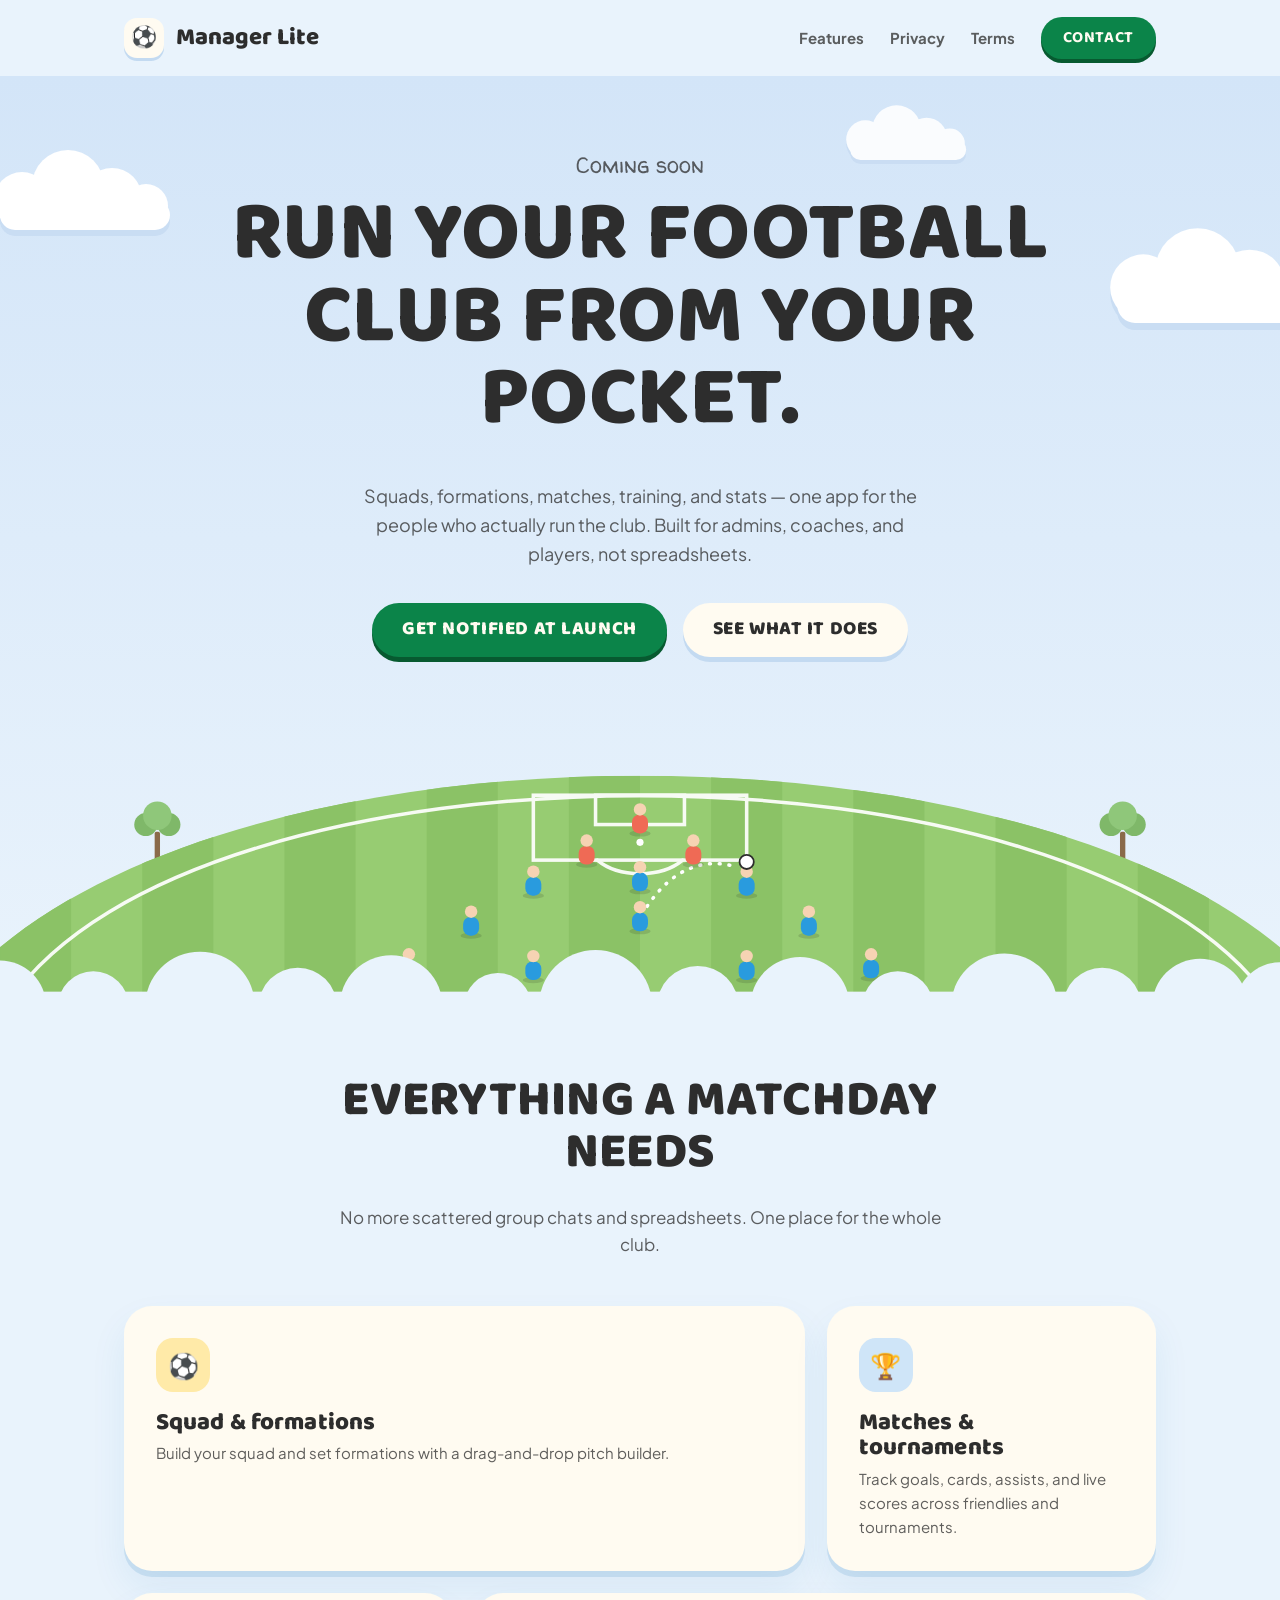
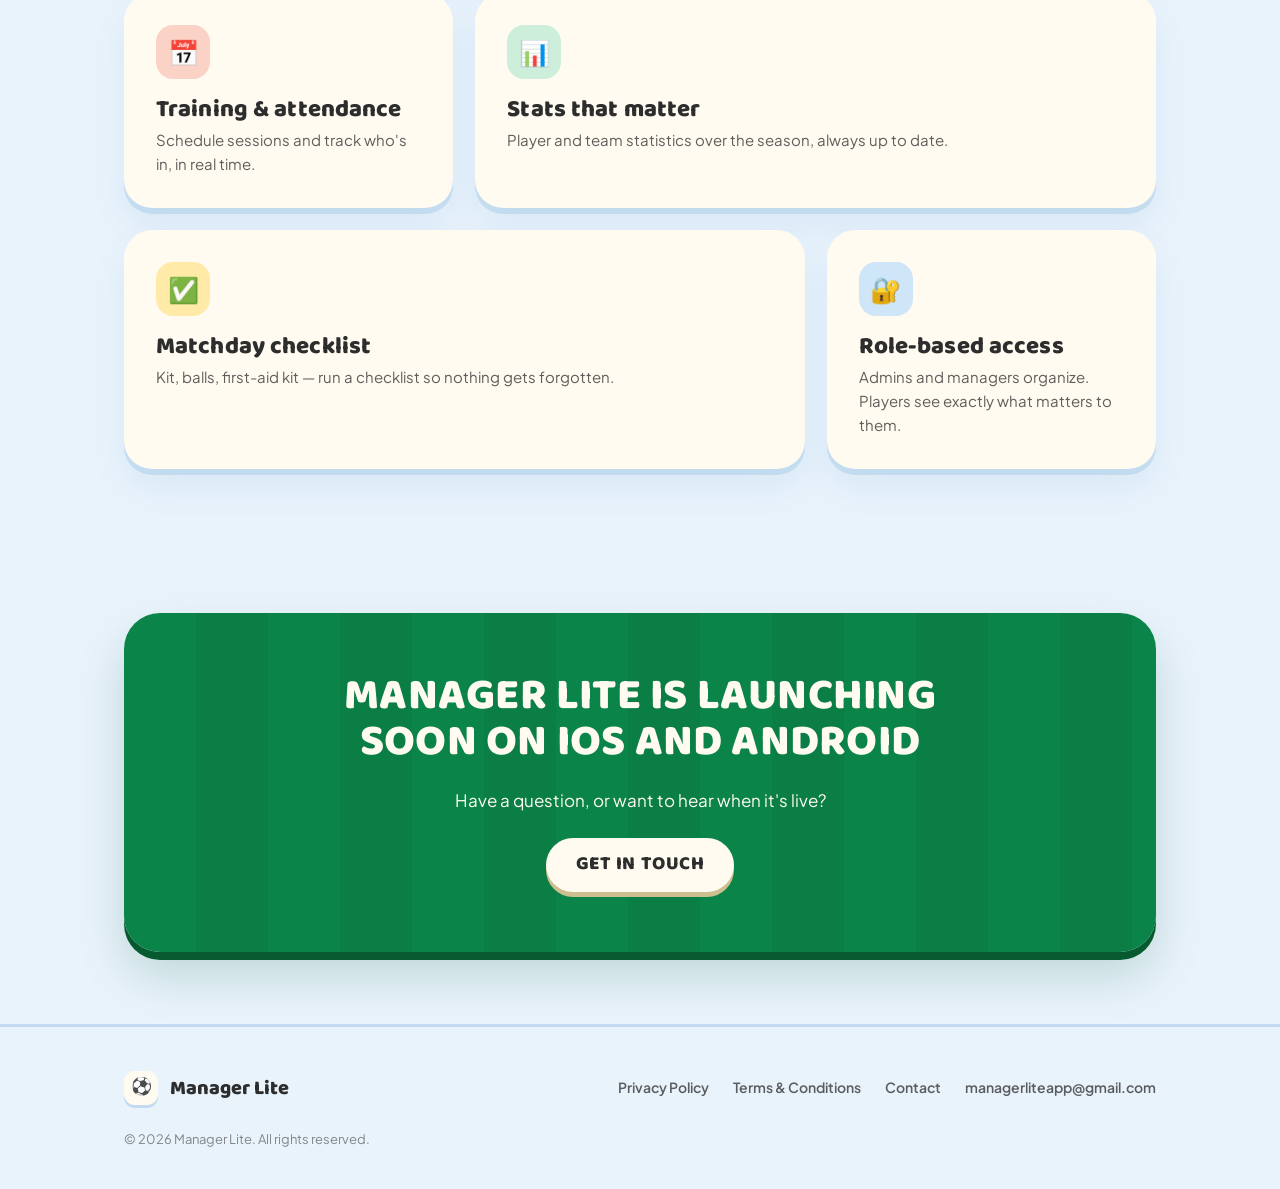
<file: index.html>
<!doctype html>
<html lang="en">
<head>
  <meta charset="UTF-8" />
  <meta name="viewport" content="width=device-width, initial-scale=1.0" />
  <title>Manager Lite — Run your football club from your pocket</title>
  <meta name="description" content="Manager Lite is a football club manager for admins, coaches, and players — squads, formations, matches, training, and stats in one app." />
  <link rel="icon" href="assets/favicon.png" />
  <link rel="stylesheet" href="assets/style.css" />
</head>
<body>

  <nav class="nav">
    <div class="wrap">
      <a class="brand" href="index.html">
        <span class="brand-mark">⚽</span>
        Manager Lite
      </a>
      <div class="nav-links">
        <a href="#features">Features</a>
        <a href="privacy.html">Privacy</a>
        <a href="terms.html">Terms</a>
        <a href="contact.html">Contact</a>
      </div>
    </div>
  </nav>

  <header class="hero">
    <!-- Decorative sky + pitch (no content) -->
    <svg width="0" height="0" style="position:absolute" aria-hidden="true" focusable="false">
      <defs>
        <symbol id="cloud-shape" viewBox="0 0 220 90">
          <g fill="#c9ddf3" transform="translate(0 6)">
            <circle cx="62" cy="52" r="28" /><circle cx="108" cy="38" r="36" />
            <circle cx="152" cy="50" r="30" /><circle cx="186" cy="58" r="22" />
            <rect x="40" y="52" width="170" height="30" rx="15" />
          </g>
          <g fill="#fff">
            <circle cx="62" cy="52" r="28" /><circle cx="108" cy="38" r="36" />
            <circle cx="152" cy="50" r="30" /><circle cx="186" cy="58" r="22" />
            <rect x="40" y="52" width="170" height="30" rx="15" />
          </g>
        </symbol>
      </defs>
    </svg>
    <svg class="cloud c1" viewBox="0 0 220 90" aria-hidden="true" focusable="false"><use href="#cloud-shape" /></svg>
    <svg class="cloud c2" viewBox="0 0 220 90" aria-hidden="true" focusable="false"><use href="#cloud-shape" /></svg>
    <svg class="cloud c3" viewBox="0 0 220 90" aria-hidden="true" focusable="false"><use href="#cloud-shape" /></svg>

    <div class="wrap hero-content">
      <span class="eyebrow">Coming soon</span>
      <h1>Run your football club from your pocket.</h1>
      <p class="lede">
        Squads, formations, matches, training, and stats — one app for the
        people who actually run the club. Built for admins, coaches, and
        players, not spreadsheets.
      </p>
      <div class="hero-ctas">
        <a class="btn btn-primary" href="#notify">Get notified at launch</a>
        <a class="btn btn-ghost" href="#features">See what it does</a>
      </div>
    </div>

    <svg class="pitch" viewBox="0 0 1440 330" aria-hidden="true" focusable="false">
      <defs>
        <clipPath id="dome"><path d="M-60 330 C 200 -10, 1240 -10, 1500 330 Z" /></clipPath>
        <g id="pl-blue">
          <ellipse cx="0" cy="15" rx="12" ry="3.5" fill="#000" opacity="0.12" />
          <rect x="-9" y="-6" width="18" height="21" rx="8" fill="#299bde" />
          <circle cx="0" cy="-12" r="7" fill="#f6d3b3" />
        </g>
        <g id="pl-red">
          <ellipse cx="0" cy="15" rx="12" ry="3.5" fill="#000" opacity="0.12" />
          <rect x="-9" y="-6" width="18" height="21" rx="8" fill="#ef6a55" />
          <circle cx="0" cy="-12" r="7" fill="#f6d3b3" />
        </g>
        <g id="tree">
          <rect x="-3" y="-34" width="6" height="36" rx="2" fill="#8a6a4a" />
          <circle cx="-13" cy="-42" r="13" fill="#7fb869" />
          <circle cx="13" cy="-42" r="13" fill="#7fb869" />
          <circle cx="0" cy="-52" r="16" fill="#8fc77a" />
        </g>
      </defs>

      <use href="#tree" x="177" y="172" />
      <use href="#tree" x="1263" y="172" />

      <g clip-path="url(#dome)">
        <rect width="1440" height="330" fill="#97cc72" />
        <g fill="#8bc266">
          <rect x="0" width="80" height="330" /><rect x="160" width="80" height="330" />
          <rect x="320" width="80" height="330" /><rect x="480" width="80" height="330" />
          <rect x="640" width="80" height="330" /><rect x="800" width="80" height="330" />
          <rect x="960" width="80" height="330" /><rect x="1120" width="80" height="330" />
          <rect x="1280" width="80" height="330" />
        </g>
        <g fill="none" stroke="#fff" stroke-width="4" stroke-linecap="round" opacity="0.92">
          <path d="M 10 330 C 220 20, 1220 20, 1430 330" />
          <rect x="600" y="97" width="240" height="73" />
          <rect x="670" y="97" width="100" height="33" />
          <path d="M 672 170 A 60 38 0 0 0 768 170" />
        </g>
        <circle cx="720" cy="150" r="4" fill="#fff" />
        <path d="M 728 222 Q 770 160 830 178" fill="none" stroke="#fff" stroke-width="4" stroke-linecap="round" stroke-dasharray="1 10" />

        <use href="#pl-red" x="720" y="125" />
        <use href="#pl-red" x="660" y="160" />
        <use href="#pl-red" x="780" y="160" />
        <use href="#pl-blue" x="600" y="195" />
        <use href="#pl-blue" x="720" y="190" />
        <use href="#pl-blue" x="840" y="195" />
        <use href="#pl-blue" x="530" y="240" />
        <use href="#pl-blue" x="720" y="235" />
        <use href="#pl-blue" x="910" y="240" />
        <use href="#pl-blue" x="460" y="288" />
        <use href="#pl-blue" x="600" y="290" />
        <use href="#pl-blue" x="840" y="290" />
        <use href="#pl-blue" x="980" y="288" />
        <circle cx="840" cy="172" r="8" fill="#fff" stroke="#2d2d2d" stroke-width="2" />
      </g>

      <g fill="#e9f3fc">
        <rect x="0" y="318" width="1440" height="14" />
        <circle cx="0" cy="335" r="52" /><circle cx="105" cy="335" r="40" /><circle cx="225" cy="335" r="62" />
        <circle cx="335" cy="335" r="44" /><circle cx="440" cy="335" r="58" /><circle cx="560" cy="335" r="38" />
        <circle cx="670" cy="335" r="64" /><circle cx="785" cy="335" r="46" /><circle cx="900" cy="335" r="56" />
        <circle cx="1010" cy="335" r="40" /><circle cx="1130" cy="335" r="60" /><circle cx="1240" cy="335" r="44" />
        <circle cx="1350" cy="335" r="54" /><circle cx="1440" cy="335" r="50" />
      </g>
    </svg>
  </header>

  <section id="features">
    <div class="wrap">
      <div class="section-head">
        <h2>Everything a matchday needs</h2>
        <p>No more scattered group chats and spreadsheets. One place for the whole club.</p>
      </div>
      <div class="grid">
        <div class="card">
          <div class="icon">⚽</div>
          <h3>Squad &amp; formations</h3>
          <p>Build your squad and set formations with a drag-and-drop pitch builder.</p>
        </div>
        <div class="card">
          <div class="icon">🏆</div>
          <h3>Matches &amp; tournaments</h3>
          <p>Track goals, cards, assists, and live scores across friendlies and tournaments.</p>
        </div>
        <div class="card">
          <div class="icon">📅</div>
          <h3>Training &amp; attendance</h3>
          <p>Schedule sessions and track who's in, in real time.</p>
        </div>
        <div class="card">
          <div class="icon">📊</div>
          <h3>Stats that matter</h3>
          <p>Player and team statistics over the season, always up to date.</p>
        </div>
        <div class="card">
          <div class="icon">✅</div>
          <h3>Matchday checklist</h3>
          <p>Kit, balls, first-aid kit — run a checklist so nothing gets forgotten.</p>
        </div>
        <div class="card">
          <div class="icon">🔐</div>
          <h3>Role-based access</h3>
          <p>Admins and managers organize. Players see exactly what matters to them.</p>
        </div>
      </div>
    </div>
  </section>

  <section id="notify">
    <div class="wrap">
      <div class="cta-band">
        <h2>Manager Lite is launching soon on iOS and Android</h2>
        <p>Have a question, or want to hear when it's live?</p>
        <a class="btn btn-primary" href="contact.html">Get in touch</a>
      </div>
    </div>
  </section>

  <footer>
    <div class="wrap">
      <a class="brand" href="index.html">
        <span class="brand-mark">⚽</span>
        Manager Lite
      </a>
      <div class="footer-links">
        <a href="privacy.html">Privacy Policy</a>
        <a href="terms.html">Terms &amp; Conditions</a>
        <a href="contact.html">Contact</a>
        <a href="mailto:managerliteapp@gmail.com">managerliteapp@gmail.com</a>
      </div>
      <div class="copyright">© <span id="year"></span> Manager Lite. All rights reserved.</div>
    </div>
  </footer>

  <script>
    document.getElementById('year').textContent = new Date().getFullYear();
  </script>
</body>
</html>
</file>
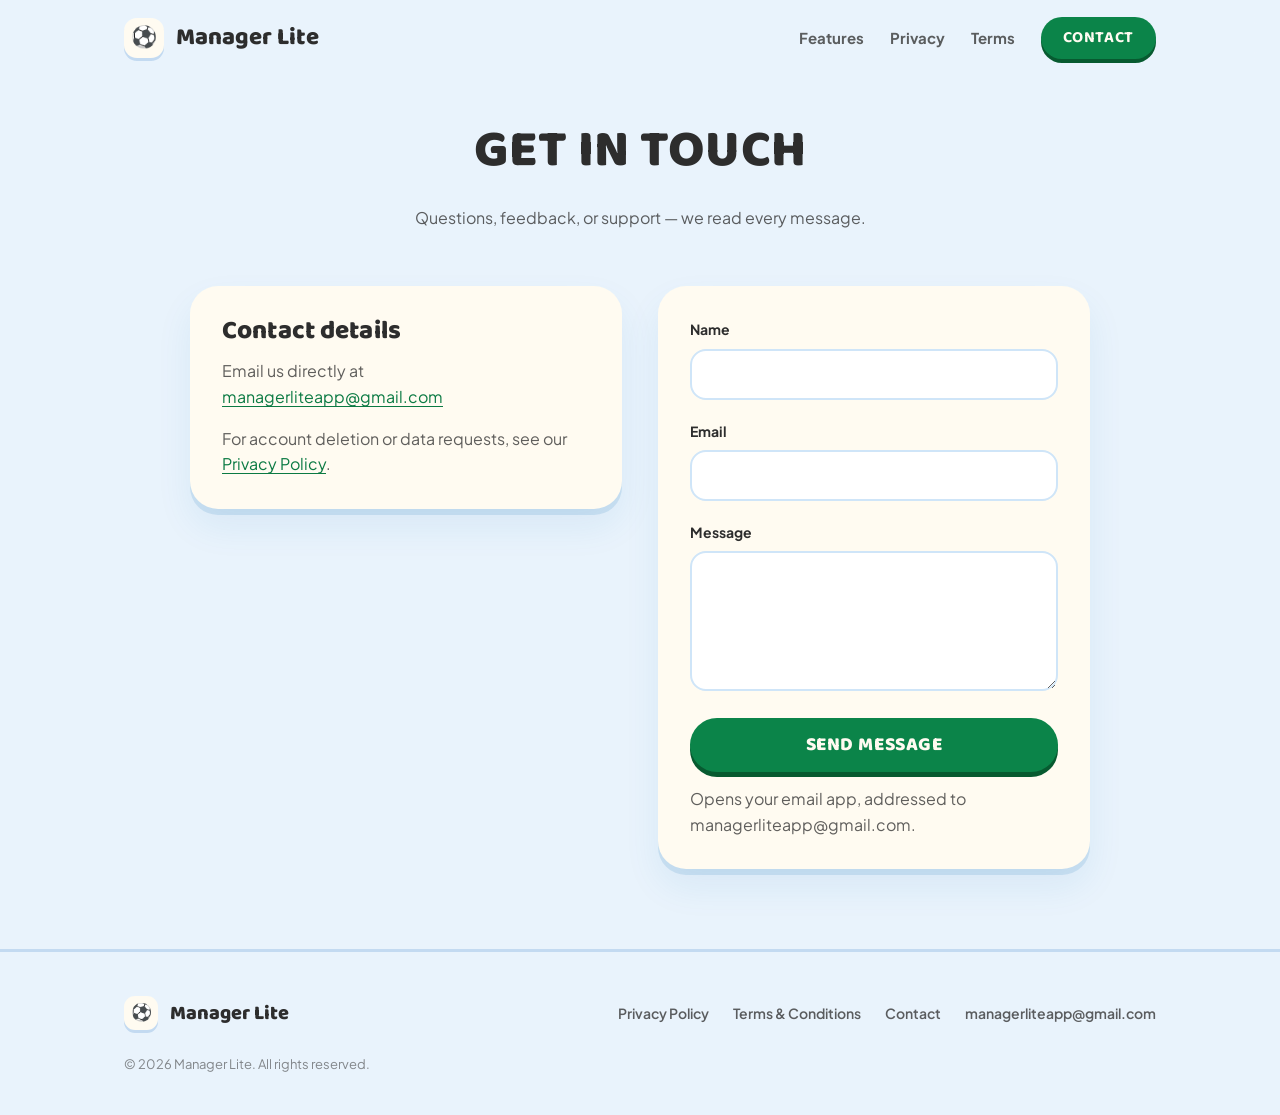
<file: contact.html>
<!doctype html>
<html lang="en">
<head>
  <meta charset="UTF-8" />
  <meta name="viewport" content="width=device-width, initial-scale=1.0" />
  <title>Contact — Manager Lite</title>
  <link rel="icon" href="assets/favicon.png" />
  <link rel="stylesheet" href="assets/style.css" />
</head>
<body>

  <nav class="nav">
    <div class="wrap">
      <a class="brand" href="index.html">
        <span class="brand-mark">⚽</span>
        Manager Lite
      </a>
      <div class="nav-links">
        <a href="index.html#features">Features</a>
        <a href="privacy.html">Privacy</a>
        <a href="terms.html">Terms</a>
        <a href="contact.html">Contact</a>
      </div>
    </div>
  </nav>

  <section class="legal">
    <div class="wrap">
      <div class="section-head" style="margin-bottom: 56px;">
        <h1>Get in touch</h1>
        <p>Questions, feedback, or support — we read every message.</p>
      </div>

      <div class="contact-grid">
        <div class="card contact-info">
          <h2 style="margin-top:0;">Contact details</h2>
          <p>
            Email us directly at<br />
            <a href="mailto:managerliteapp@gmail.com">managerliteapp@gmail.com</a>
          </p>
          <p style="margin-bottom:0;">
            For account deletion or data requests, see our
            <a href="privacy.html">Privacy Policy</a>.
          </p>
        </div>

        <form id="contact-form">
          <label for="name">Name</label>
          <input type="text" id="name" name="name" required />

          <label for="email">Email</label>
          <input type="email" id="email" name="email" required />

          <label for="message">Message</label>
          <textarea id="message" name="message" required></textarea>

          <button type="submit" class="btn btn-primary" style="width:100%;">Send message</button>
          <p class="form-note">Opens your email app, addressed to managerliteapp@gmail.com.</p>
          <p id="form-status"></p>
        </form>
      </div>
    </div>
  </section>

  <footer>
    <div class="wrap">
      <a class="brand" href="index.html">
        <span class="brand-mark">⚽</span>
        Manager Lite
      </a>
      <div class="footer-links">
        <a href="privacy.html">Privacy Policy</a>
        <a href="terms.html">Terms &amp; Conditions</a>
        <a href="contact.html">Contact</a>
        <a href="mailto:managerliteapp@gmail.com">managerliteapp@gmail.com</a>
      </div>
      <div class="copyright">© <span id="year"></span> Manager Lite. All rights reserved.</div>
    </div>
  </footer>

  <script>
    document.getElementById('year').textContent = new Date().getFullYear();

    // Static site, no backend — builds a mailto: draft from the form fields.
    // See README.md for swapping this to a hosted form service (e.g. Formspree)
    // if you want submissions without opening the visitor's email app.
    document.getElementById('contact-form').addEventListener('submit', function (e) {
      e.preventDefault();
      const name = document.getElementById('name').value;
      const email = document.getElementById('email').value;
      const message = document.getElementById('message').value;
      const subject = encodeURIComponent('Manager Lite — message from ' + name);
      const body = encodeURIComponent(message + '\n\n— ' + name + ' (' + email + ')');
      window.location.href = 'mailto:managerliteapp@gmail.com?subject=' + subject + '&body=' + body;

      const status = document.getElementById('form-status');
      status.textContent = 'Opening your email app…';
      status.style.display = 'block';
      status.style.color = 'var(--brand)';
    });
  </script>
</body>
</html>
</file>
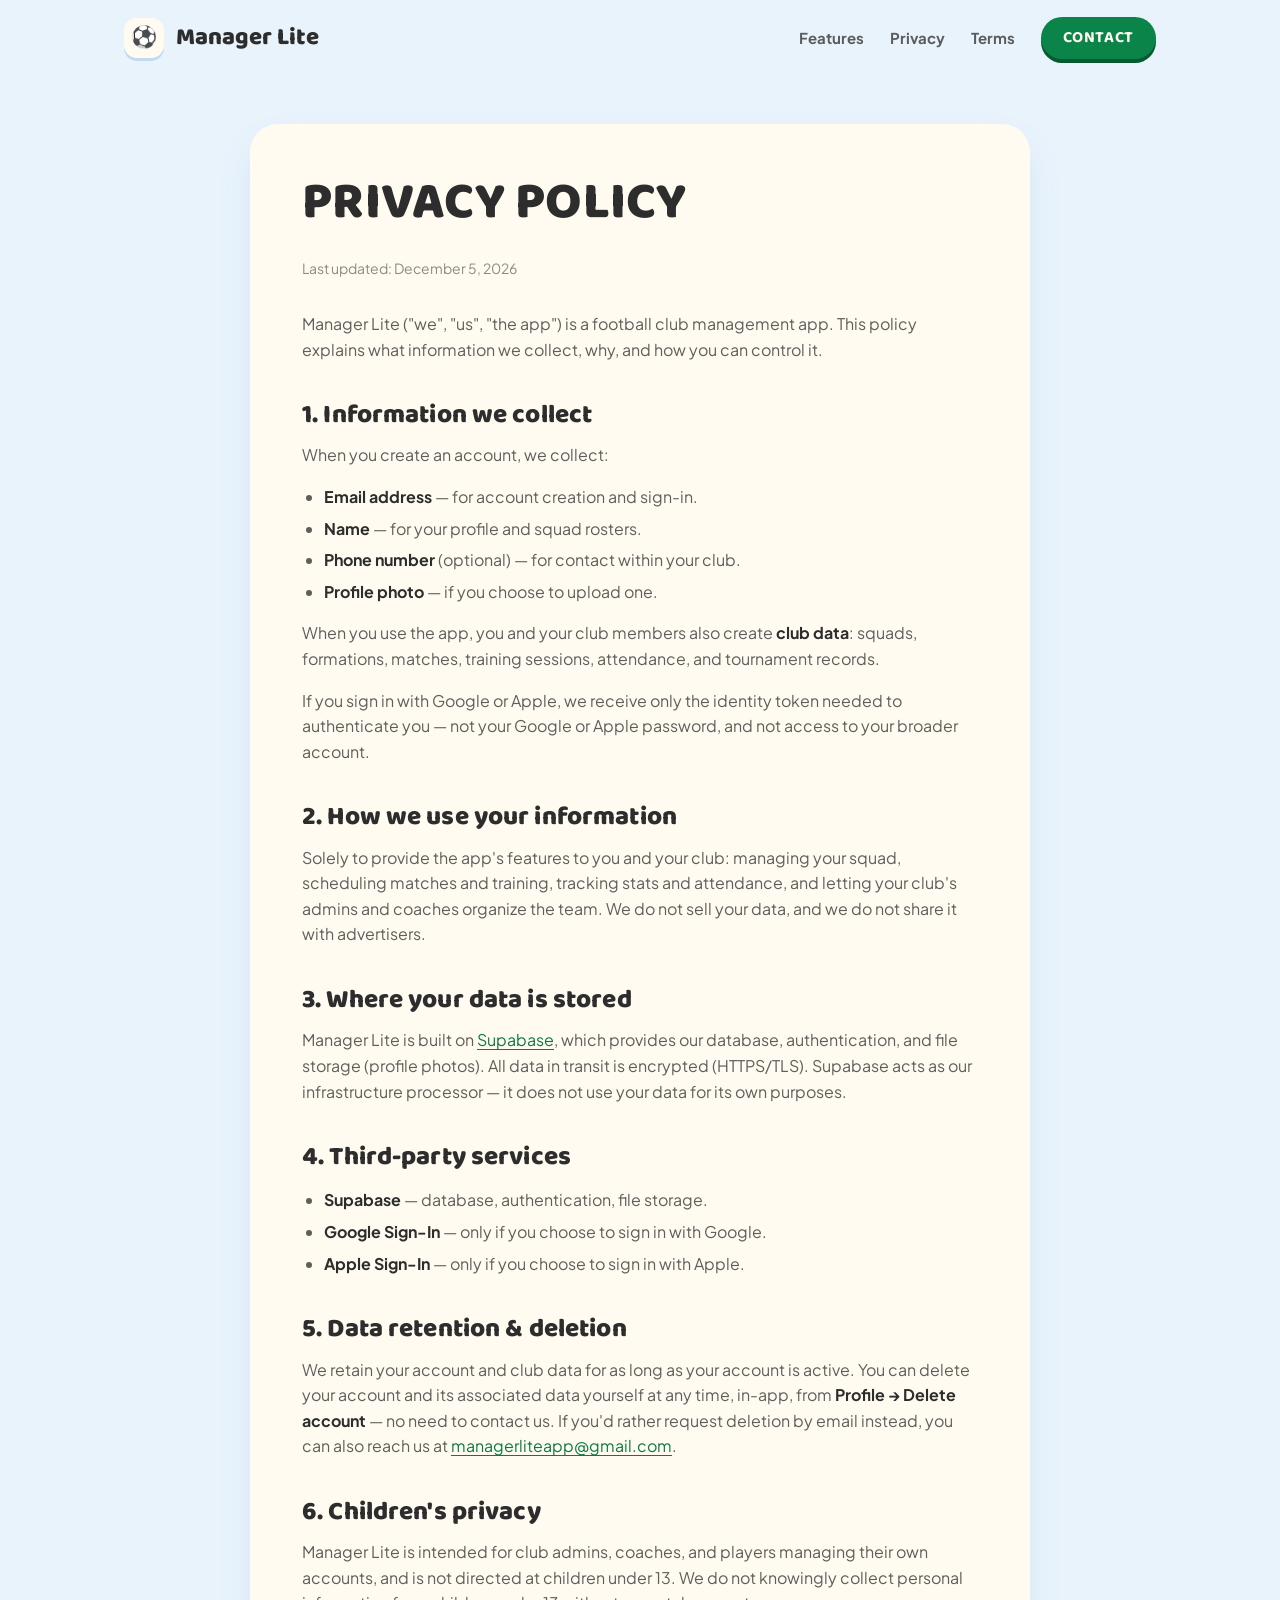
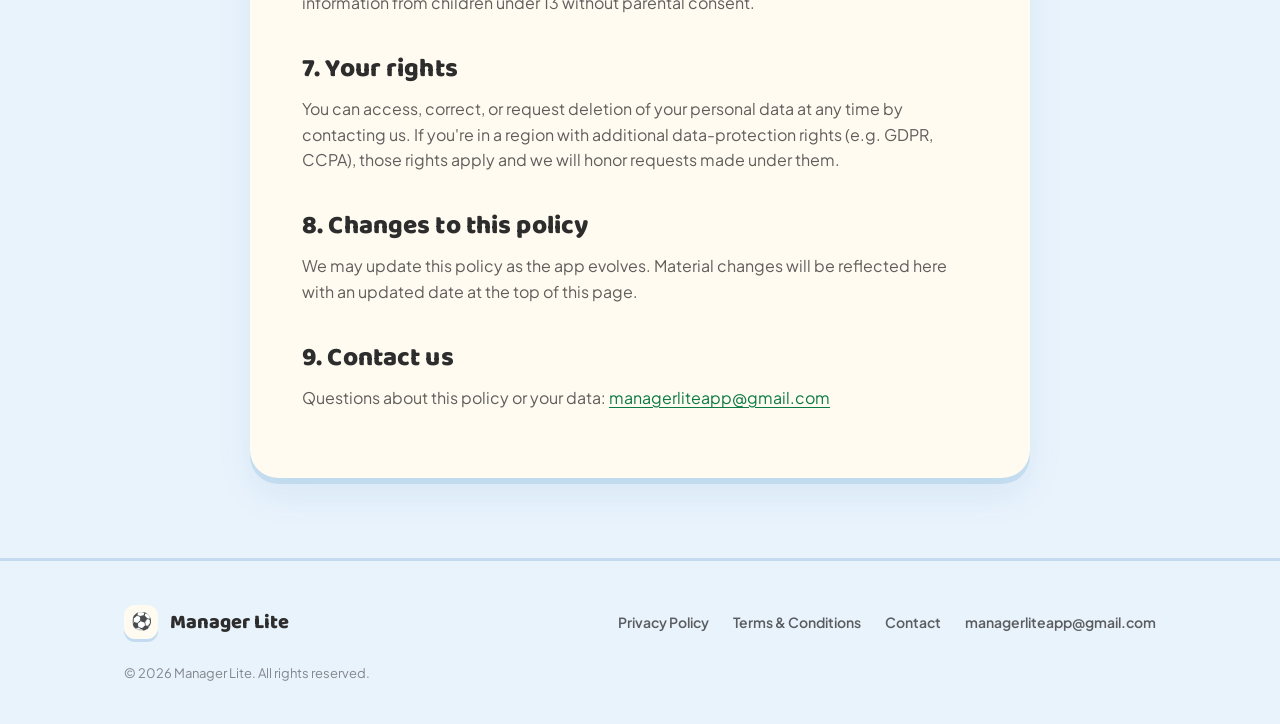
<file: privacy.html>
<!doctype html>
<html lang="en">
<head>
  <meta charset="UTF-8" />
  <meta name="viewport" content="width=device-width, initial-scale=1.0" />
  <title>Privacy Policy — Manager Lite</title>
  <link rel="icon" href="assets/favicon.png" />
  <link rel="stylesheet" href="assets/style.css" />
</head>
<body>

  <nav class="nav">
    <div class="wrap">
      <a class="brand" href="index.html">
        <span class="brand-mark">⚽</span>
        Manager Lite
      </a>
      <div class="nav-links">
        <a href="index.html#features">Features</a>
        <a href="privacy.html">Privacy</a>
        <a href="terms.html">Terms</a>
        <a href="contact.html">Contact</a>
      </div>
    </div>
  </nav>

  <section class="legal">
    <div class="wrap legal-body">
      <h1>Privacy Policy</h1>
      <p class="updated">Last updated: <span id="updated-date"></span></p>

      <p>
        Manager Lite ("we", "us", "the app") is a football club management
        app. This policy explains what information we collect, why, and how
        you can control it.
      </p>

      <h2>1. Information we collect</h2>
      <p>When you create an account, we collect:</p>
      <ul>
        <li><strong>Email address</strong> — for account creation and sign-in.</li>
        <li><strong>Name</strong> — for your profile and squad rosters.</li>
        <li><strong>Phone number</strong> (optional) — for contact within your club.</li>
        <li><strong>Profile photo</strong> — if you choose to upload one.</li>
      </ul>
      <p>
        When you use the app, you and your club members also create
        <strong>club data</strong>: squads, formations, matches, training
        sessions, attendance, and tournament records.
      </p>
      <p>
        If you sign in with Google or Apple, we receive only the identity
        token needed to authenticate you — not your Google or Apple password,
        and not access to your broader account.
      </p>

      <h2>2. How we use your information</h2>
      <p>
        Solely to provide the app's features to you and your club: managing
        your squad, scheduling matches and training, tracking stats and
        attendance, and letting your club's admins and coaches organize the
        team. We do not sell your data, and we do not share it with
        advertisers.
      </p>

      <h2>3. Where your data is stored</h2>
      <p>
        Manager Lite is built on <a href="https://supabase.com" target="_blank" rel="noopener">Supabase</a>,
        which provides our database, authentication, and file storage
        (profile photos). All data in transit is encrypted (HTTPS/TLS).
        Supabase acts as our infrastructure processor — it does not use your
        data for its own purposes.
      </p>

      <h2>4. Third-party services</h2>
      <ul>
        <li><strong>Supabase</strong> — database, authentication, file storage.</li>
        <li><strong>Google Sign-In</strong> — only if you choose to sign in with Google.</li>
        <li><strong>Apple Sign-In</strong> — only if you choose to sign in with Apple.</li>
      </ul>

      <h2>5. Data retention &amp; deletion</h2>
      <p>
        We retain your account and club data for as long as your account is
        active. You can delete your account and its associated data yourself
        at any time, in-app, from <strong>Profile → Delete account</strong> —
        no need to contact us. If you'd rather request deletion by email
        instead, you can also reach us at
        <a href="mailto:managerliteapp@gmail.com">managerliteapp@gmail.com</a>.
      </p>

      <h2>6. Children's privacy</h2>
      <p>
        Manager Lite is intended for club admins, coaches, and players
        managing their own accounts, and is not directed at children under
        13. We do not knowingly collect personal information from children
        under 13 without parental consent.
      </p>

      <h2>7. Your rights</h2>
      <p>
        You can access, correct, or request deletion of your personal data
        at any time by contacting us. If you're in a region with additional
        data-protection rights (e.g. GDPR, CCPA), those rights apply and we
        will honor requests made under them.
      </p>

      <h2>8. Changes to this policy</h2>
      <p>
        We may update this policy as the app evolves. Material changes will
        be reflected here with an updated date at the top of this page.
      </p>

      <h2>9. Contact us</h2>
      <p>
        Questions about this policy or your data:
        <a href="mailto:managerliteapp@gmail.com">managerliteapp@gmail.com</a>
      </p>
    </div>
  </section>

  <footer>
    <div class="wrap">
      <a class="brand" href="index.html">
        <span class="brand-mark">⚽</span>
        Manager Lite
      </a>
      <div class="footer-links">
        <a href="privacy.html">Privacy Policy</a>
        <a href="terms.html">Terms &amp; Conditions</a>
        <a href="contact.html">Contact</a>
        <a href="mailto:managerliteapp@gmail.com">managerliteapp@gmail.com</a>
      </div>
      <div class="copyright">© <span id="year"></span> Manager Lite. All rights reserved.</div>
    </div>
  </footer>

  <script>
    document.getElementById('year').textContent = new Date().getFullYear();
    document.getElementById('updated-date').textContent = new Date().toLocaleDateString('en-US', { year: 'numeric', month: 'long', day: 'numeric' });
  </script>
</body>
</html>
</file>
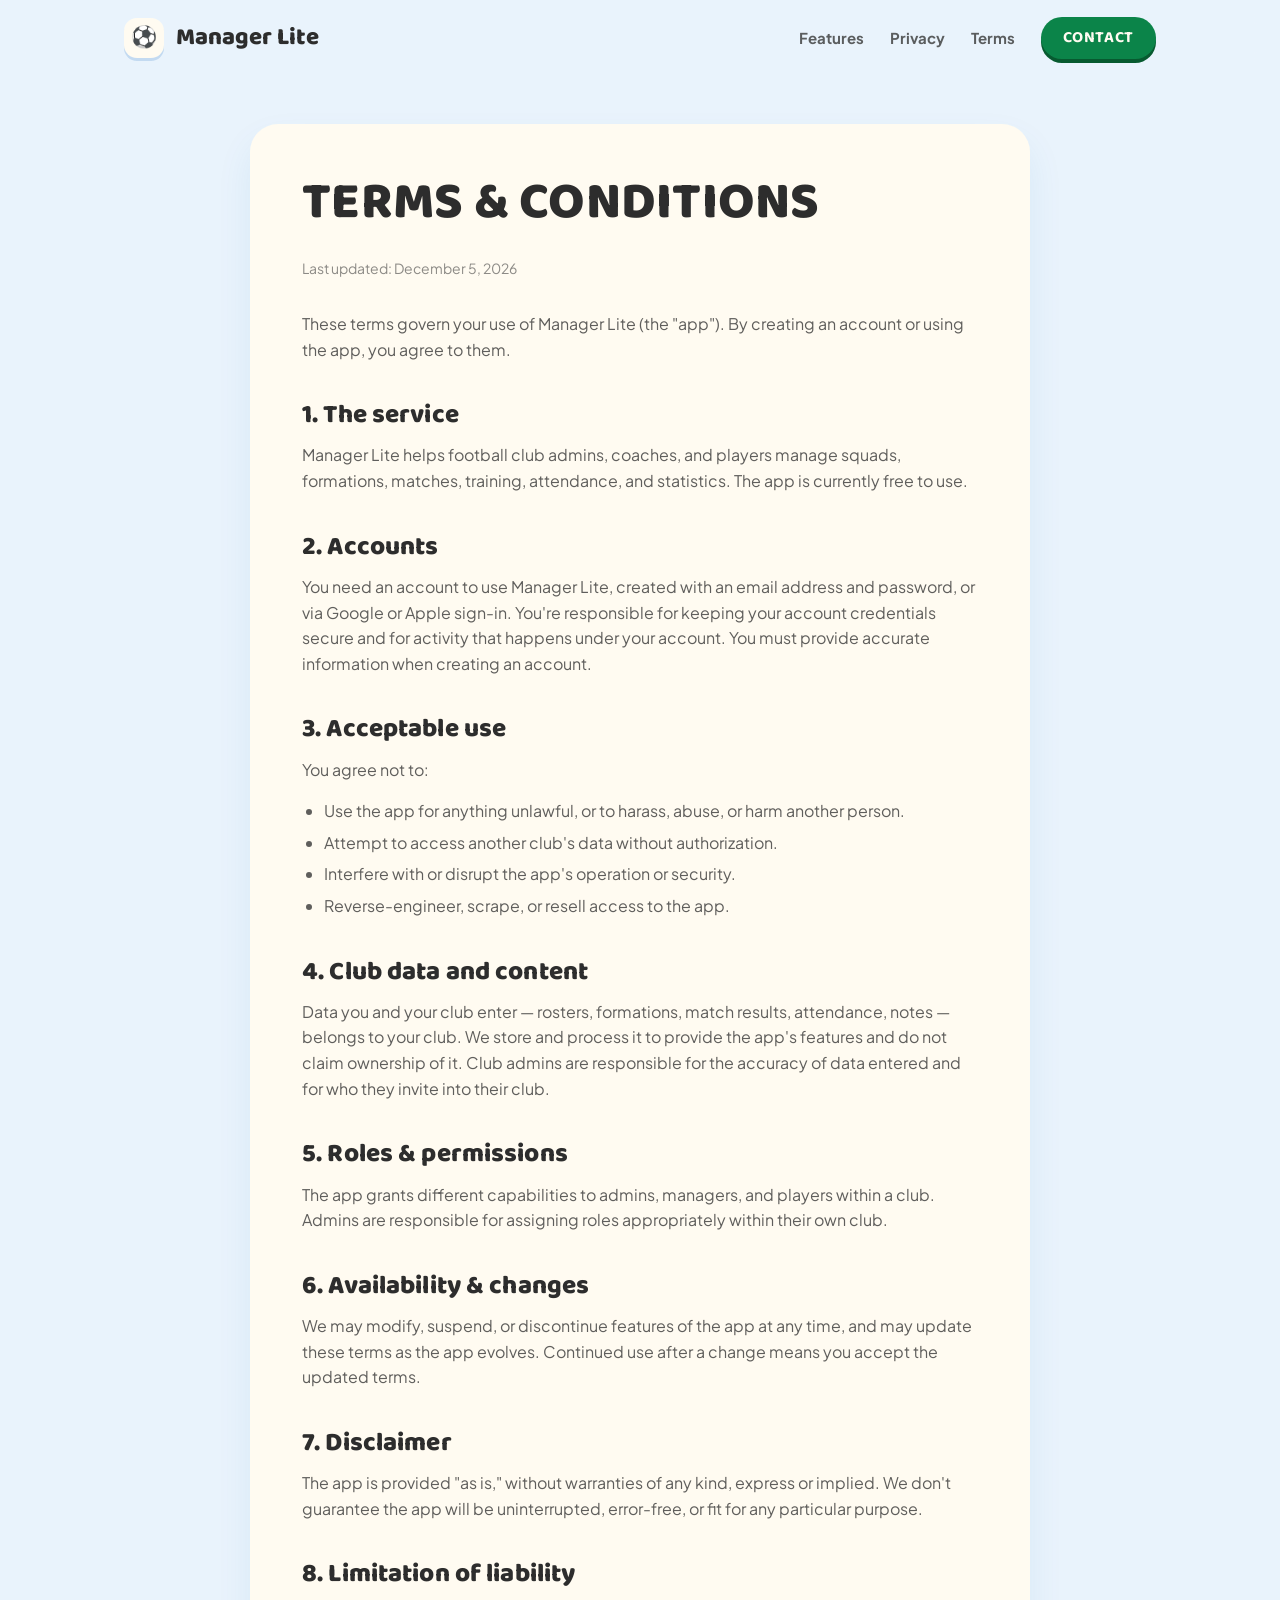
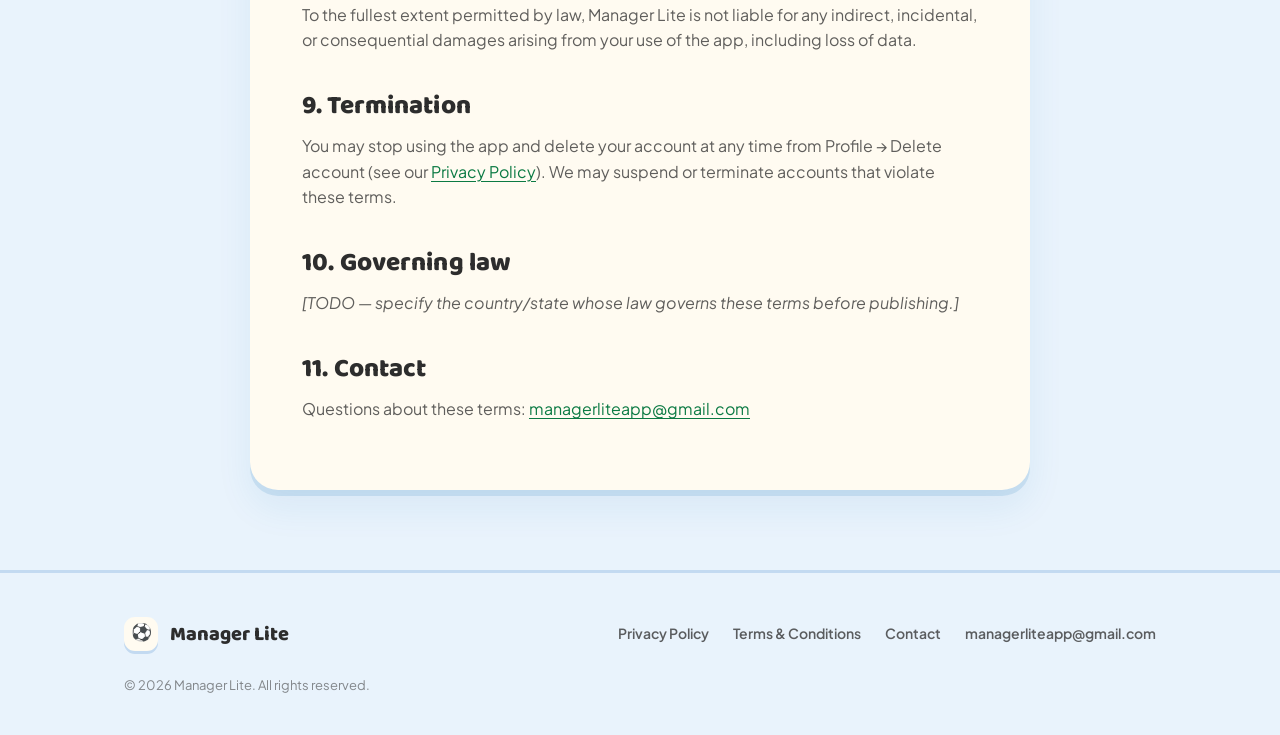
<file: terms.html>
<!doctype html>
<html lang="en">
<head>
  <meta charset="UTF-8" />
  <meta name="viewport" content="width=device-width, initial-scale=1.0" />
  <title>Terms &amp; Conditions — Manager Lite</title>
  <link rel="icon" href="assets/favicon.png" />
  <link rel="stylesheet" href="assets/style.css" />
</head>
<body>

  <nav class="nav">
    <div class="wrap">
      <a class="brand" href="index.html">
        <span class="brand-mark">⚽</span>
        Manager Lite
      </a>
      <div class="nav-links">
        <a href="index.html#features">Features</a>
        <a href="privacy.html">Privacy</a>
        <a href="terms.html">Terms</a>
        <a href="contact.html">Contact</a>
      </div>
    </div>
  </nav>

  <section class="legal">
    <div class="wrap legal-body">
      <h1>Terms &amp; Conditions</h1>
      <p class="updated">Last updated: <span id="updated-date"></span></p>

      <p>
        These terms govern your use of Manager Lite (the "app"). By creating
        an account or using the app, you agree to them.
      </p>

      <h2>1. The service</h2>
      <p>
        Manager Lite helps football club admins, coaches, and players manage
        squads, formations, matches, training, attendance, and statistics.
        The app is currently free to use.
      </p>

      <h2>2. Accounts</h2>
      <p>
        You need an account to use Manager Lite, created with an email
        address and password, or via Google or Apple sign-in. You're
        responsible for keeping your account credentials secure and for
        activity that happens under your account. You must provide accurate
        information when creating an account.
      </p>

      <h2>3. Acceptable use</h2>
      <p>You agree not to:</p>
      <ul>
        <li>Use the app for anything unlawful, or to harass, abuse, or harm another person.</li>
        <li>Attempt to access another club's data without authorization.</li>
        <li>Interfere with or disrupt the app's operation or security.</li>
        <li>Reverse-engineer, scrape, or resell access to the app.</li>
      </ul>

      <h2>4. Club data and content</h2>
      <p>
        Data you and your club enter — rosters, formations, match results,
        attendance, notes — belongs to your club. We store and process it to
        provide the app's features and do not claim ownership of it. Club
        admins are responsible for the accuracy of data entered and for who
        they invite into their club.
      </p>

      <h2>5. Roles &amp; permissions</h2>
      <p>
        The app grants different capabilities to admins, managers, and
        players within a club. Admins are responsible for assigning roles
        appropriately within their own club.
      </p>

      <h2>6. Availability &amp; changes</h2>
      <p>
        We may modify, suspend, or discontinue features of the app at any
        time, and may update these terms as the app evolves. Continued use
        after a change means you accept the updated terms.
      </p>

      <h2>7. Disclaimer</h2>
      <p>
        The app is provided "as is," without warranties of any kind, express
        or implied. We don't guarantee the app will be uninterrupted,
        error-free, or fit for any particular purpose.
      </p>

      <h2>8. Limitation of liability</h2>
      <p>
        To the fullest extent permitted by law, Manager Lite is not liable
        for any indirect, incidental, or consequential damages arising from
        your use of the app, including loss of data.
      </p>

      <h2>9. Termination</h2>
      <p>
        You may stop using the app and delete your account at any time from
        Profile → Delete account (see our <a href="privacy.html">Privacy
        Policy</a>). We may suspend or terminate accounts that violate these
        terms.
      </p>

      <h2>10. Governing law</h2>
      <p>
        <em>[TODO — specify the country/state whose law governs these terms
        before publishing.]</em>
      </p>

      <h2>11. Contact</h2>
      <p>
        Questions about these terms:
        <a href="mailto:managerliteapp@gmail.com">managerliteapp@gmail.com</a>
      </p>
    </div>
  </section>

  <footer>
    <div class="wrap">
      <a class="brand" href="index.html">
        <span class="brand-mark">⚽</span>
        Manager Lite
      </a>
      <div class="footer-links">
        <a href="privacy.html">Privacy Policy</a>
        <a href="terms.html">Terms &amp; Conditions</a>
        <a href="contact.html">Contact</a>
        <a href="mailto:managerliteapp@gmail.com">managerliteapp@gmail.com</a>
      </div>
      <div class="copyright">© <span id="year"></span> Manager Lite. All rights reserved.</div>
    </div>
  </footer>

  <script>
    document.getElementById('year').textContent = new Date().getFullYear();
    document.getElementById('updated-date').textContent = new Date().toLocaleDateString('en-US', { year: 'numeric', month: 'long', day: 'numeric' });
  </script>
</body>
</html>
</file>
<file: assets/style.css>
/* Manager Lite marketing site — shared styles.
   Playful "sky + pitch" look: chunky rounded display type, 3D pill buttons,
   cream cards with a hard bottom shadow. Brand green comes from the app's
   design system (see managerlite/src/theme). */

@import url('https://fonts.googleapis.com/css2?family=Baloo+2:wght@800&family=Plus+Jakarta+Sans:wght@400;500;600;700;800&family=Walter+Turncoat&display=swap');

:root {
  --ink: #2d2d2d;
  --ink-2: rgba(45, 45, 45, 0.76);
  --ink-3: rgba(45, 45, 45, 0.55);
  --cream: #fffbf1;
  --sky: #e9f3fc;
  --sky-top: #d3e5f8;
  --sky-edge: #c3daf1;
  --green: #0b8449;
  --green-edge: #075a30;
  --green-text: #0b7a43;
  --grass: #97cc72;
  --grass-dark: #8bc266;
  --sun: #ffc83d;
  --blue: #299bde;
  --tint-sun: #ffeaa8;
  --tint-blue: #cfe5f8;
  --tint-pink: #fbd3c6;
  --tint-green: #cdeedb;
  --ease: cubic-bezier(0.22, 1, 0.36, 1);
  --display: 'Baloo 2', 'Arial Rounded MT Bold', ui-rounded, 'SF Pro Rounded', 'Hiragino Maru Gothic ProN', Nunito, system-ui, sans-serif;
  --hand: 'Walter Turncoat', 'Bradley Hand', 'Segoe Print', 'Chalkboard SE', 'Comic Sans MS', cursive;
  --sans: 'Plus Jakarta Sans', -apple-system, BlinkMacSystemFont, 'Segoe UI', Roboto, sans-serif;
  --radius-card: 28px;
  --card-shadow: 0 6px 0 rgba(31, 120, 180, 0.14), 0 18px 36px rgba(31, 120, 180, 0.08);
  --max-width: 1080px;
}

* {
  box-sizing: border-box;
}

html {
  scroll-behavior: smooth;
}

/* Sticky footer: the page is a column, the footer takes the leftover space
   above it (margin-top: auto). Children must not shrink, otherwise
   overflow:hidden sections (the hero) collapse inside the flex column. */
body {
  margin: 0;
  background: var(--sky);
  color: var(--ink);
  font-family: var(--sans);
  line-height: 1.6;
  -webkit-font-smoothing: antialiased;
  display: flex;
  flex-direction: column;
  min-height: 100vh;
  min-height: 100dvh;
}
body > * {
  flex-shrink: 0;
}

h1, h2, h3, .display {
  font-family: var(--display);
  font-weight: 800;
  letter-spacing: 0.005em;
  line-height: 1.05;
  margin: 0 0 0.5em;
  color: var(--ink);
}

p {
  margin: 0 0 1em;
  color: var(--ink-2);
}

a {
  color: var(--green-text);
  text-decoration: none;
}
a:hover {
  text-decoration: underline;
}

:focus-visible {
  outline: 3px solid var(--blue);
  outline-offset: 3px;
  border-radius: 8px;
}

.wrap {
  max-width: var(--max-width);
  margin: 0 auto;
  padding: 0 24px;
}

/* ---- Nav ---- */
.nav {
  position: sticky;
  top: 0;
  z-index: 20;
  background: rgba(233, 243, 252, 0.82);
  -webkit-backdrop-filter: blur(12px);
  backdrop-filter: blur(12px);
}
.nav .wrap {
  display: flex;
  align-items: center;
  justify-content: space-between;
  flex-wrap: wrap;
  gap: 8px 16px;
  min-height: 76px;
  padding-top: 10px;
  padding-bottom: 10px;
}
.brand {
  display: flex;
  align-items: center;
  gap: 12px;
  font-family: var(--display);
  font-weight: 800;
  font-size: 24px;
  line-height: 1;
  color: var(--ink);
}
.brand:hover {
  text-decoration: none;
}
.brand-mark {
  width: 40px;
  height: 40px;
  border-radius: 13px;
  background: var(--cream);
  box-shadow: 0 3px 0 var(--sky-edge);
  display: flex;
  align-items: center;
  justify-content: center;
  font-size: 21px;
  flex-shrink: 0;
}
.nav-links {
  display: flex;
  align-items: center;
  gap: 26px;
  font-size: 15px;
  font-weight: 700;
}
.nav-links a {
  color: var(--ink-2);
}
.nav-links a:hover {
  color: var(--ink);
  text-decoration: none;
}
/* Last link (Contact) is the nav's call-to-action pill. */
.nav-links a:last-child {
  display: inline-flex;
  align-items: center;
  min-height: 42px;
  padding: 0 22px;
  border-radius: 999px;
  background: var(--green);
  color: var(--cream);
  font-family: var(--display);
  font-size: 16px;
  letter-spacing: 0.04em;
  text-transform: uppercase;
  box-shadow: 0 4px 0 var(--green-edge);
  transition: transform 0.18s var(--ease), box-shadow 0.18s var(--ease);
}
.nav-links a:last-child:hover {
  color: var(--cream);
  transform: translateY(-2px);
  box-shadow: 0 6px 0 var(--green-edge);
}
.nav-links a:last-child:active {
  transform: translateY(3px);
  box-shadow: 0 1px 0 var(--green-edge);
}
@media (max-width: 640px) {
  .nav-links {
    width: 100%;
    justify-content: space-between;
    gap: 12px;
    font-size: 14px;
  }
  .nav-links a:last-child {
    padding: 0 16px;
    font-size: 14px;
  }
}

/* ---- Buttons ---- */
.btn {
  display: inline-flex;
  align-items: center;
  justify-content: center;
  gap: 10px;
  min-height: 54px;
  padding: 0 30px;
  border: 0;
  border-radius: 999px;
  font-family: var(--display);
  font-weight: 800;
  font-size: 19px;
  letter-spacing: 0.03em;
  text-transform: uppercase;
  cursor: pointer;
  transition: transform 0.18s var(--ease), box-shadow 0.18s var(--ease);
}
.btn:hover {
  text-decoration: none;
  transform: translateY(-2px);
}
.btn:active {
  transform: translateY(3px);
}
.btn-primary {
  background: var(--green);
  color: var(--cream);
  box-shadow: 0 5px 0 var(--green-edge);
}
.btn-primary:hover {
  box-shadow: 0 7px 0 var(--green-edge);
}
.btn-primary:active {
  box-shadow: 0 2px 0 var(--green-edge);
}
.btn-ghost {
  background: var(--cream);
  color: var(--ink);
  box-shadow: 0 5px 0 var(--sky-edge);
}
.btn-ghost:hover {
  box-shadow: 0 7px 0 var(--sky-edge);
}
.btn-ghost:active {
  box-shadow: 0 2px 0 var(--sky-edge);
}

/* ---- Hero ---- */
.hero {
  position: relative;
  padding: 72px 0 0;
  overflow: hidden;
  text-align: center;
  background: linear-gradient(180deg, var(--sky-top) 0%, var(--sky) 100%);
}
.hero-content {
  position: relative;
  z-index: 2;
}
.eyebrow {
  display: inline-block;
  margin-bottom: 10px;
  font-family: var(--hand);
  font-size: 22px;
  color: var(--ink-2);
}
.hero h1 {
  max-width: 880px;
  margin-inline: auto;
  font-size: clamp(44px, 8vw, 84px);
  line-height: 0.98;
  text-transform: uppercase;
}
.hero .lede {
  max-width: 580px;
  margin: 22px auto 34px;
  font-size: 18px;
}
.hero-ctas {
  display: flex;
  gap: 16px;
  justify-content: center;
  flex-wrap: wrap;
}

/* Decorative sky + pitch */
.cloud {
  position: absolute;
  z-index: 1;
  width: 220px;
  height: auto;
  pointer-events: none;
  animation: drift 14s ease-in-out infinite alternate;
}
.cloud.c1 {
  top: 72px;
  left: -40px;
}
.cloud.c2 {
  top: 150px;
  right: -50px;
  width: 260px;
  animation-duration: 18s;
  animation-delay: -6s;
}
.cloud.c3 {
  top: 28px;
  right: 24%;
  width: 150px;
  opacity: 0.9;
  animation-duration: 16s;
  animation-delay: -3s;
}
@keyframes drift {
  from {
    transform: translateX(-14px);
  }
  to {
    transform: translateX(14px);
  }
}
.pitch {
  position: relative;
  left: 50%;
  z-index: 1;
  display: block;
  width: max(100%, 900px);
  height: auto;
  margin-top: 52px;
  transform: translateX(-50%);
}
@media (max-width: 760px) {
  .hero {
    padding-top: 48px;
  }
  .cloud.c1,
  .cloud.c3 {
    display: none;
  }
  .cloud.c2 {
    top: 8px;
    width: 160px;
  }
}
@media (prefers-reduced-motion: reduce) {
  .cloud {
    animation: none;
  }
  html {
    scroll-behavior: auto;
  }
  .btn,
  .card,
  .nav-links a:last-child {
    transition: none;
  }
}

/* ---- Sections ---- */
section {
  padding: 72px 0;
}
.section-head {
  text-align: center;
  max-width: 620px;
  margin: 0 auto 48px;
}
.section-head h2 {
  font-size: clamp(32px, 5vw, 50px);
  text-transform: uppercase;
}
.section-head p {
  font-size: 17px;
}

/* Bento grid: [2|1] [1|2] [2|1] on desktop, single column on mobile */
.grid {
  display: grid;
  grid-template-columns: repeat(3, 1fr);
  gap: 22px;
}
.grid .card:nth-child(1),
.grid .card:nth-child(4),
.grid .card:nth-child(5) {
  grid-column: span 2;
}
@media (max-width: 860px) {
  .grid {
    grid-template-columns: 1fr;
  }
  .grid .card:nth-child(n) {
    grid-column: auto;
  }
}

.card {
  background: var(--cream);
  border-radius: var(--radius-card);
  padding: 32px;
  box-shadow: var(--card-shadow);
  transition: transform 0.25s var(--ease);
}
.grid .card:hover {
  transform: translateY(-3px);
}
.card .icon {
  width: 54px;
  height: 54px;
  border-radius: 17px;
  background: var(--tint-sun);
  display: flex;
  align-items: center;
  justify-content: center;
  font-size: 25px;
  margin-bottom: 18px;
}
.grid .card:nth-child(4n + 2) .icon {
  background: var(--tint-blue);
}
.grid .card:nth-child(4n + 3) .icon {
  background: var(--tint-pink);
}
.grid .card:nth-child(4n) .icon {
  background: var(--tint-green);
}
.card h3 {
  font-size: 24px;
  margin-bottom: 6px;
}
.card p {
  font-size: 15px;
  margin: 0;
}

/* ---- CTA band ---- */
.cta-band {
  position: relative;
  overflow: hidden;
  padding: 60px 32px;
  border-radius: 36px;
  text-align: center;
  background: repeating-linear-gradient(90deg, #0b8449 0 72px, #0a7e45 72px 144px);
  box-shadow: 0 8px 0 var(--green-edge), 0 24px 48px rgba(7, 90, 48, 0.18);
}
.cta-band h2 {
  max-width: 640px;
  margin-inline: auto;
  font-size: clamp(28px, 4.5vw, 44px);
  text-transform: uppercase;
  color: var(--cream);
}
.cta-band p {
  color: var(--cream);
  font-size: 17px;
}
.cta-band .btn-primary {
  margin-top: 6px;
  background: var(--cream);
  color: var(--ink);
  box-shadow: 0 5px 0 #cdbf8f;
}
.cta-band .btn-primary:hover {
  box-shadow: 0 7px 0 #cdbf8f;
}
.cta-band .btn-primary:active {
  box-shadow: 0 2px 0 #cdbf8f;
}

/* ---- Footer ---- */
footer {
  margin-top: auto;
  padding: 44px 0 40px;
  background: var(--sky);
  border-top: 3px solid var(--sky-edge);
}
footer .wrap {
  display: flex;
  align-items: center;
  justify-content: space-between;
  flex-wrap: wrap;
  gap: 16px;
}
footer .brand {
  font-size: 20px;
}
footer .brand-mark {
  width: 34px;
  height: 34px;
  border-radius: 11px;
  font-size: 17px;
}
.footer-links {
  display: flex;
  flex-wrap: wrap;
  gap: 8px 24px;
  font-size: 14px;
  font-weight: 600;
}
.footer-links a {
  color: var(--ink-2);
}
.footer-links a:hover {
  color: var(--ink);
}
.copyright {
  font-size: 13px;
  color: var(--ink-3);
  width: 100%;
  margin-top: 8px;
}

/* ---- Legal pages ---- */
.legal {
  padding: 48px 16px 80px;
}
.legal h1 {
  font-size: clamp(34px, 6vw, 52px);
  text-transform: uppercase;
}
.legal .updated {
  color: var(--ink-3);
  font-size: 14px;
  margin-bottom: 32px;
}
.legal h2 {
  font-size: 26px;
  margin-top: 40px;
}
.legal p,
.legal li {
  color: var(--ink-2);
  font-size: 16px;
}
.legal li {
  margin-bottom: 6px;
}
.legal strong {
  color: var(--ink);
}
.legal ul {
  padding-left: 22px;
}
.legal a {
  text-decoration: underline;
  text-underline-offset: 3px;
}
.legal-nav {
  max-width: 760px;
  margin: 0 auto;
}
.legal-body {
  max-width: 780px;
  margin: 0 auto;
  padding: clamp(24px, 5vw, 52px);
  background: var(--cream);
  border-radius: var(--radius-card);
  box-shadow: var(--card-shadow);
}

/* ---- Contact form ---- */
.contact-grid {
  display: grid;
  grid-template-columns: 1fr 1fr;
  gap: 36px;
  align-items: start;
  max-width: 900px;
  margin: 0 auto;
}
@media (max-width: 760px) {
  .contact-grid {
    grid-template-columns: 1fr;
  }
}
.contact-info h2 {
  font-size: 26px;
}
.contact-info p {
  font-size: 16px;
  margin: 0 0 1em;
}
#contact-form {
  padding: 32px;
  border-radius: var(--radius-card);
  background: var(--cream);
  box-shadow: var(--card-shadow);
}
label {
  display: block;
  font-size: 14px;
  font-weight: 700;
  margin-bottom: 8px;
  color: var(--ink);
}
input,
textarea {
  width: 100%;
  background: #fff;
  border: 2px solid var(--tint-blue);
  border-radius: 16px;
  padding: 13px 16px;
  color: var(--ink);
  font-family: inherit;
  font-size: 16px;
  margin-bottom: 20px;
  transition: border-color 0.15s var(--ease);
}
input:focus,
textarea:focus {
  outline: none;
  border-color: var(--blue);
}
textarea {
  min-height: 140px;
  resize: vertical;
}
.form-note {
  font-size: 13px;
  color: var(--ink-3);
  margin: 14px 0 0;
}
#form-status {
  font-size: 14px;
  font-weight: 700;
  margin-top: 10px;
  display: none;
}
</file>
